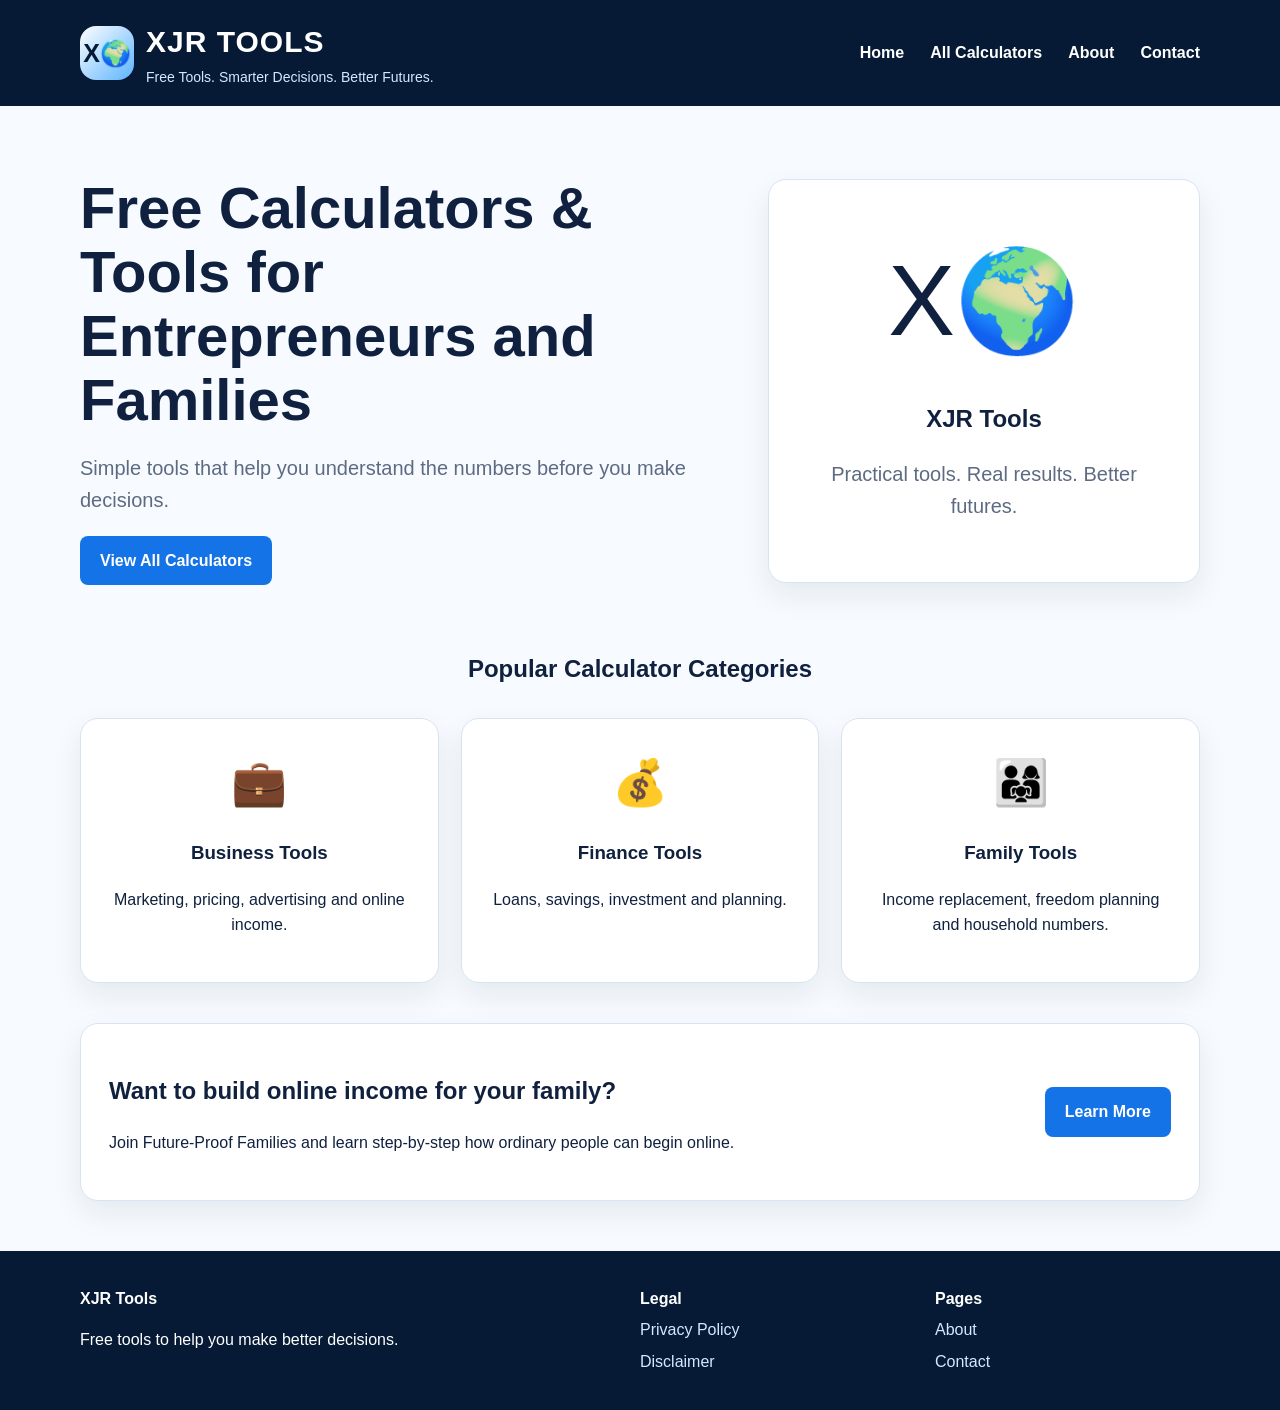
<file: index.html>
<!DOCTYPE html>
<html lang="en">
<head>
  <meta charset="UTF-8" />
  <meta name="viewport" content="width=device-width, initial-scale=1.0" />
  <title>XJR Tools | Free Calculators for Entrepreneurs and Families</title>
  <meta name="description" content="Free practical calculators and tools for entrepreneurs, families, finance, health, and everyday decisions." />
  <link rel="stylesheet" href="css/style.css" />
</head>
<body>
  <header class="site-header">
    <div class="container header-inner">
      <a class="brand" href="index.html">
        <div class="logo-mark">X🌍</div>
        <div>
          <div class="brand-name">XJR Tools</div>
          <div class="brand-line">Free Tools. Smarter Decisions. Better Futures.</div>
        </div>
      </a>
      <nav class="main-nav">
        <a href="index.html">Home</a>
        <a href="all-calculators.html">All Calculators</a>
        <a href="about.html">About</a>
        <a href="contact.html">Contact</a>
      </nav>
    </div>
  </header>

  <main>
    <section class="hero container">
      <div>
        <h1>Free Calculators & Tools for Entrepreneurs and Families</h1>
        <p>Simple tools that help you understand the numbers before you make decisions.</p>
        <a class="button" href="all-calculators.html">View All Calculators</a>
      </div>
      <div class="hero-card">
        <div class="big-logo">X🌍</div>
        <h2>XJR Tools</h2>
        <p>Practical tools. Real results. Better futures.</p>
      </div>
    </section>

    <section class="container">
      <h2 class="section-title">Popular Calculator Categories</h2>
      <div class="card-grid">
        <a class="category-card" href="all-calculators.html#business">
          <span>💼</span><h3>Business Tools</h3><p>Marketing, pricing, advertising and online income.</p>
        </a>
        <a class="category-card" href="all-calculators.html#finance">
          <span>💰</span><h3>Finance Tools</h3><p>Loans, savings, investment and planning.</p>
        </a>
        <a class="category-card" href="all-calculators.html#family">
          <span>👨‍👩‍👧</span><h3>Family Tools</h3><p>Income replacement, freedom planning and household numbers.</p>
        </a>
      </div>
    </section>

    <section class="cta container">
      <div>
        <h2>Want to build online income for your family?</h2>
        <p>Join Future-Proof Families and learn step-by-step how ordinary people can begin online.</p>
      </div>
      <a class="button" href="#">Learn More</a>
    </section>
  </main>

  <footer class="site-footer">
    <div class="container footer-grid">
      <div><strong>XJR Tools</strong><p>Free tools to help you make better decisions.</p></div>
      <div><strong>Legal</strong><a href="privacy-policy.html">Privacy Policy</a><a href="disclaimer.html">Disclaimer</a></div>
      <div><strong>Pages</strong><a href="about.html">About</a><a href="contact.html">Contact</a></div>
    </div>
  </footer>
</body>
</html>
</file>
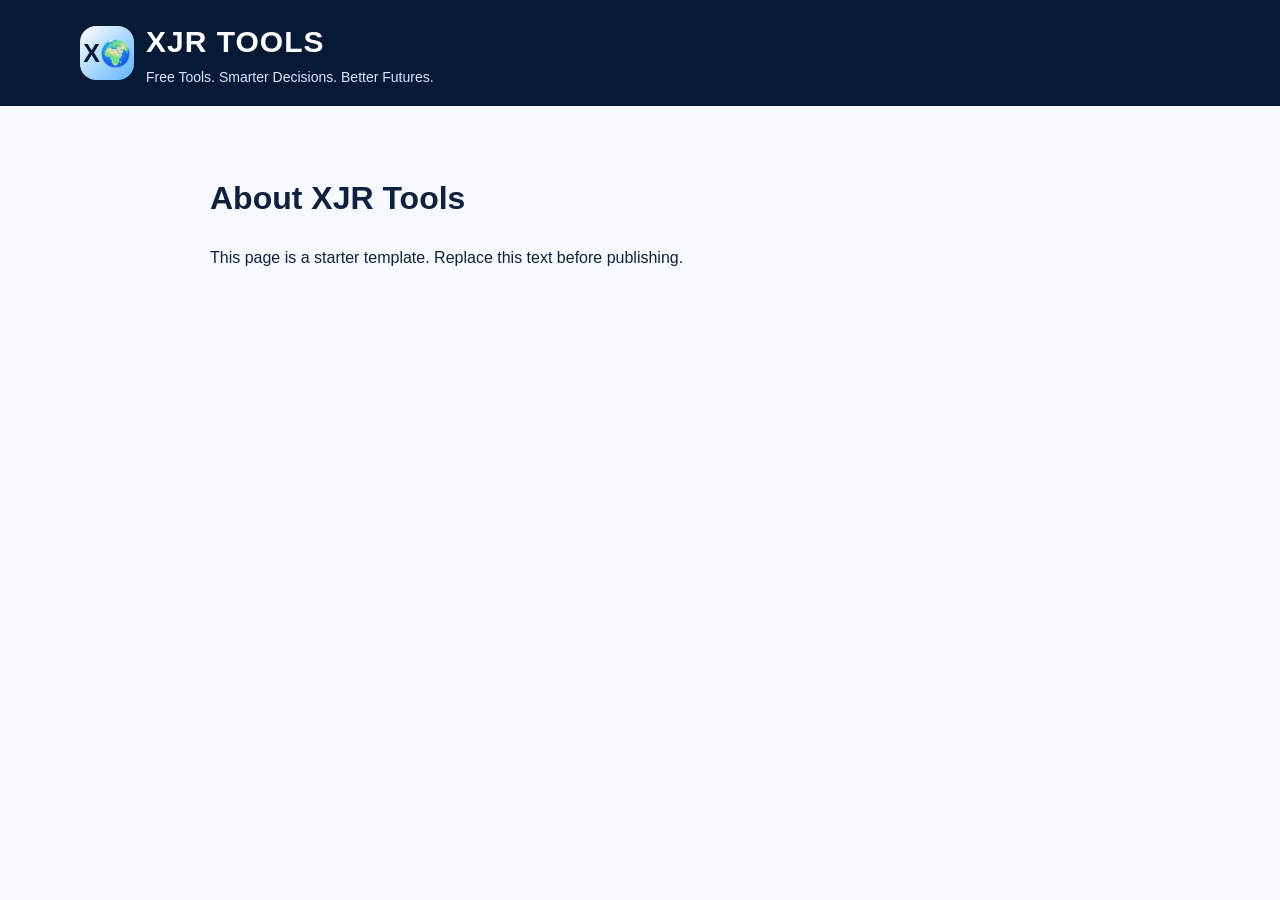
<file: about.html>
<!DOCTYPE html><html lang="en"><head><meta charset="UTF-8"><meta name="viewport" content="width=device-width, initial-scale=1.0"><title>About XJR Tools</title><link rel="stylesheet" href="css/style.css"></head><body><header class="site-header"><div class="container header-inner"><a class="brand" href="index.html"><div class="logo-mark">X🌍</div><div><div class="brand-name">XJR Tools</div><div class="brand-line">Free Tools. Smarter Decisions. Better Futures.</div></div></a></div></header><main class="container page-layout"><h1>About XJR Tools</h1><p>This page is a starter template. Replace this text before publishing.</p></main></body></html>
</file>
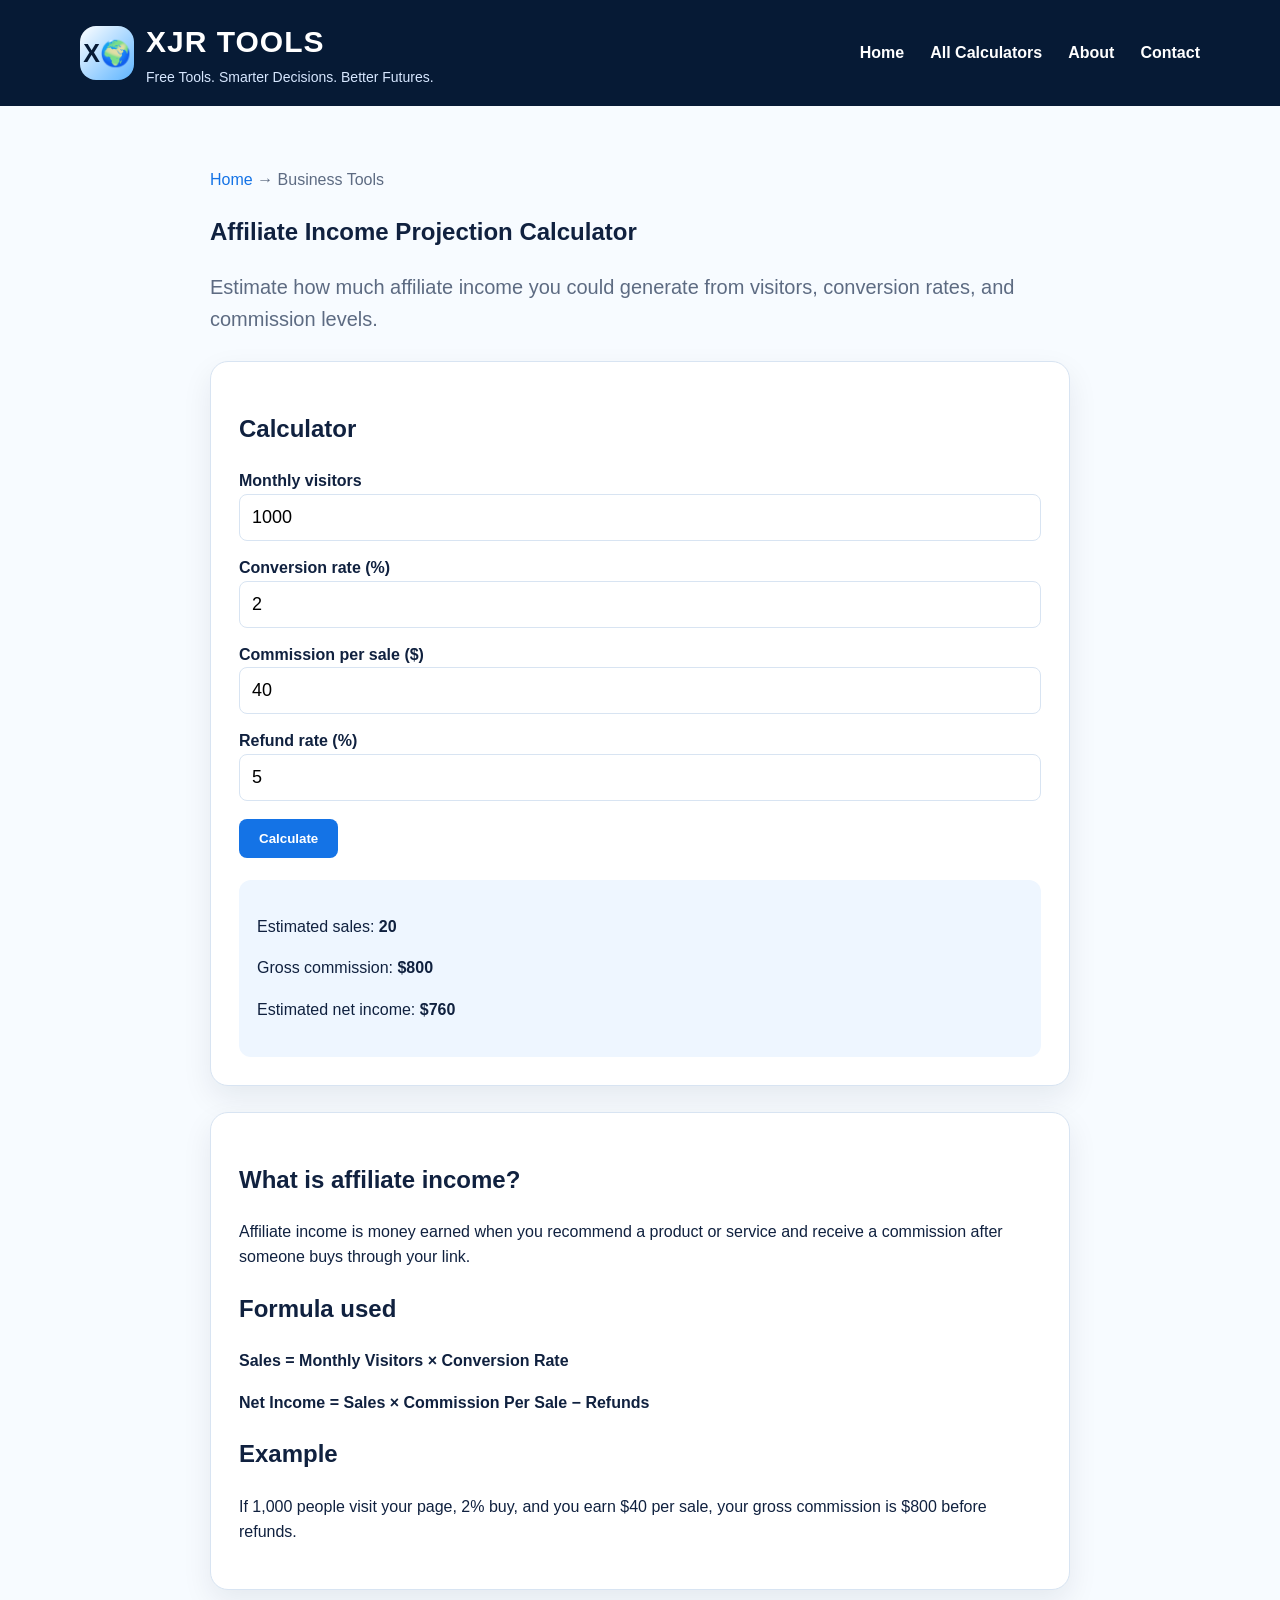
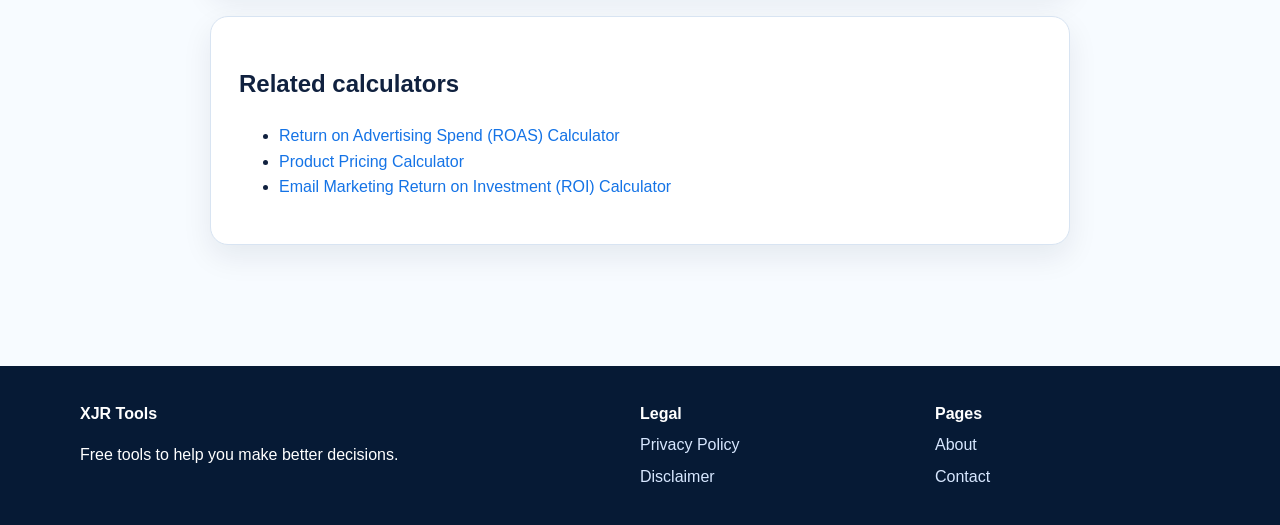
<file: affiliate-income-calculator.html>
<!DOCTYPE html>
<html lang="en">
<head>
  <meta charset="UTF-8" />
  <meta name="viewport" content="width=device-width, initial-scale=1.0" />
  <title>Affiliate Income Projection Calculator | XJR Tools</title>
  <meta name="description" content="Estimate potential affiliate income based on visitors, conversion rate, commission amount and sales volume." />
  <link rel="stylesheet" href="css/style.css" />
</head>
<body>
  <header class="site-header">
    <div class="container header-inner">
      <a class="brand" href="index.html">
        <div class="logo-mark">X🌍</div>
        <div>
          <div class="brand-name">XJR Tools</div>
          <div class="brand-line">Free Tools. Smarter Decisions. Better Futures.</div>
        </div>
      </a>
      <nav class="main-nav">
        <a href="index.html">Home</a>
        <a href="all-calculators.html">All Calculators</a>
        <a href="about.html">About</a>
        <a href="contact.html">Contact</a>
      </nav>
    </div>
  </header>

  <main class="container page-layout">
    <article>
      <p class="breadcrumb"><a href="index.html">Home</a> → Business Tools</p>
      <h1>Affiliate Income Projection Calculator</h1>
      <p class="intro">Estimate how much affiliate income you could generate from visitors, conversion rates, and commission levels.</p>

      <section class="calculator-box">
        <h2>Calculator</h2>

        <label>Monthly visitors</label>
        <input type="number" id="visitors" value="1000" />

        <label>Conversion rate (%)</label>
        <input type="number" id="conversionRate" value="2" step="0.1" />

        <label>Commission per sale ($)</label>
        <input type="number" id="commission" value="40" />

        <label>Refund rate (%)</label>
        <input type="number" id="refundRate" value="5" step="0.1" />

        <button onclick="calculateAffiliate()">Calculate</button>

        <div class="result-box">
          <p>Estimated sales: <strong id="sales">20</strong></p>
          <p>Gross commission: <strong id="gross">$800</strong></p>
          <p>Estimated net income: <strong id="net">$760</strong></p>
        </div>
      </section>

      <section class="content-section">
        <h2>What is affiliate income?</h2>
        <p>Affiliate income is money earned when you recommend a product or service and receive a commission after someone buys through your link.</p>

        <h2>Formula used</h2>
        <p><strong>Sales = Monthly Visitors × Conversion Rate</strong></p>
        <p><strong>Net Income = Sales × Commission Per Sale − Refunds</strong></p>

        <h2>Example</h2>
        <p>If 1,000 people visit your page, 2% buy, and you earn $40 per sale, your gross commission is $800 before refunds.</p>
      </section>

      <section class="related-tools">
        <h2>Related calculators</h2>
        <ul>
          <li><a href="return-on-advertising-spend-calculator.html">Return on Advertising Spend (ROAS) Calculator</a></li>
          <li><a href="product-pricing-calculator.html">Product Pricing Calculator</a></li>
          <li><a href="email-marketing-return-on-investment-calculator.html">Email Marketing Return on Investment (ROI) Calculator</a></li>
        </ul>
      </section>
    </article>
  </main>

  <footer class="site-footer">
    <div class="container footer-grid">
      <div><strong>XJR Tools</strong><p>Free tools to help you make better decisions.</p></div>
      <div><strong>Legal</strong><a href="privacy-policy.html">Privacy Policy</a><a href="disclaimer.html">Disclaimer</a></div>
      <div><strong>Pages</strong><a href="about.html">About</a><a href="contact.html">Contact</a></div>
    </div>
  </footer>

  <script src="js/calculators.js"></script>
</body>
</html>
</file>
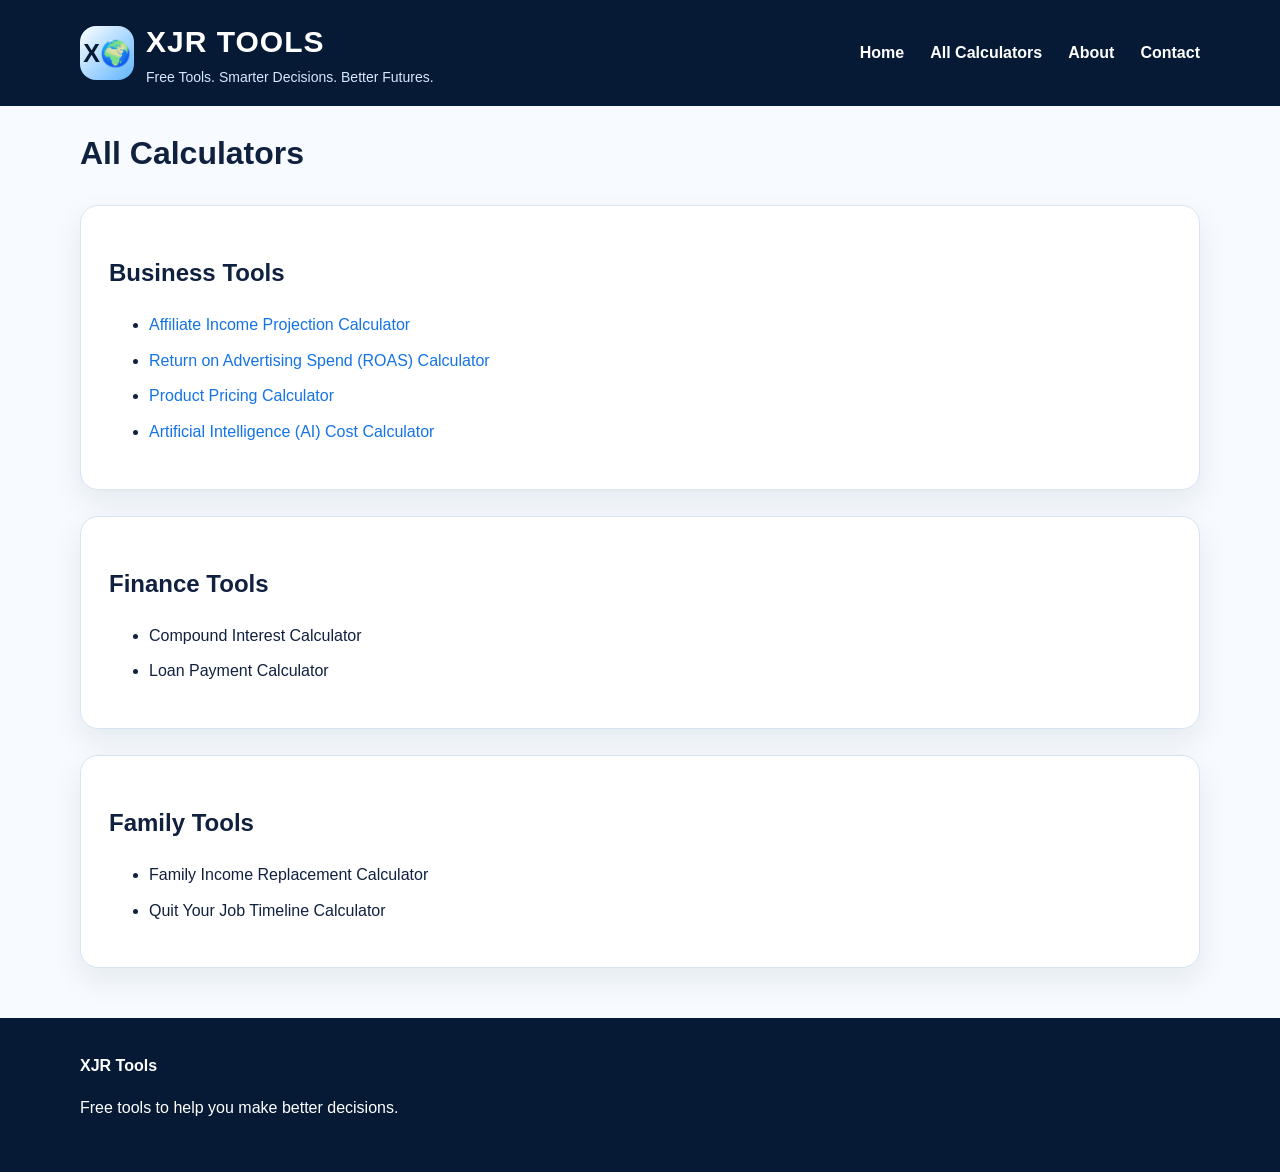
<file: all-calculators.html>
<!DOCTYPE html>
<html lang="en">
<head>
  <meta charset="UTF-8" />
  <meta name="viewport" content="width=device-width, initial-scale=1.0" />
  <title>All Calculators | XJR Tools</title>
  <link rel="stylesheet" href="css/style.css" />
</head>
<body>
<header class="site-header"><div class="container header-inner"><a class="brand" href="index.html"><div class="logo-mark">X🌍</div><div><div class="brand-name">XJR Tools</div><div class="brand-line">Free Tools. Smarter Decisions. Better Futures.</div></div></a><nav class="main-nav"><a href="index.html">Home</a><a href="all-calculators.html">All Calculators</a><a href="about.html">About</a><a href="contact.html">Contact</a></nav></div></header>
<main class="container">
<h1>All Calculators</h1>
<section id="business" class="content-section">
<h2>Business Tools</h2>
<ul class="tool-list">
<li><a href="affiliate-income-calculator.html">Affiliate Income Projection Calculator</a></li>
<li><a href="return-on-advertising-spend-calculator.html">Return on Advertising Spend (ROAS) Calculator</a></li>
<li><a href="product-pricing-calculator.html">Product Pricing Calculator</a></li>
<li><a href="artificial-intelligence-cost-calculator.html">Artificial Intelligence (AI) Cost Calculator</a></li>
</ul>
</section>
<section id="finance" class="content-section"><h2>Finance Tools</h2><ul class="tool-list"><li>Compound Interest Calculator</li><li>Loan Payment Calculator</li></ul></section>
<section id="family" class="content-section"><h2>Family Tools</h2><ul class="tool-list"><li>Family Income Replacement Calculator</li><li>Quit Your Job Timeline Calculator</li></ul></section>
</main>
<footer class="site-footer"><div class="container footer-grid"><div><strong>XJR Tools</strong><p>Free tools to help you make better decisions.</p></div></div></footer>
</body>
</html>
</file>
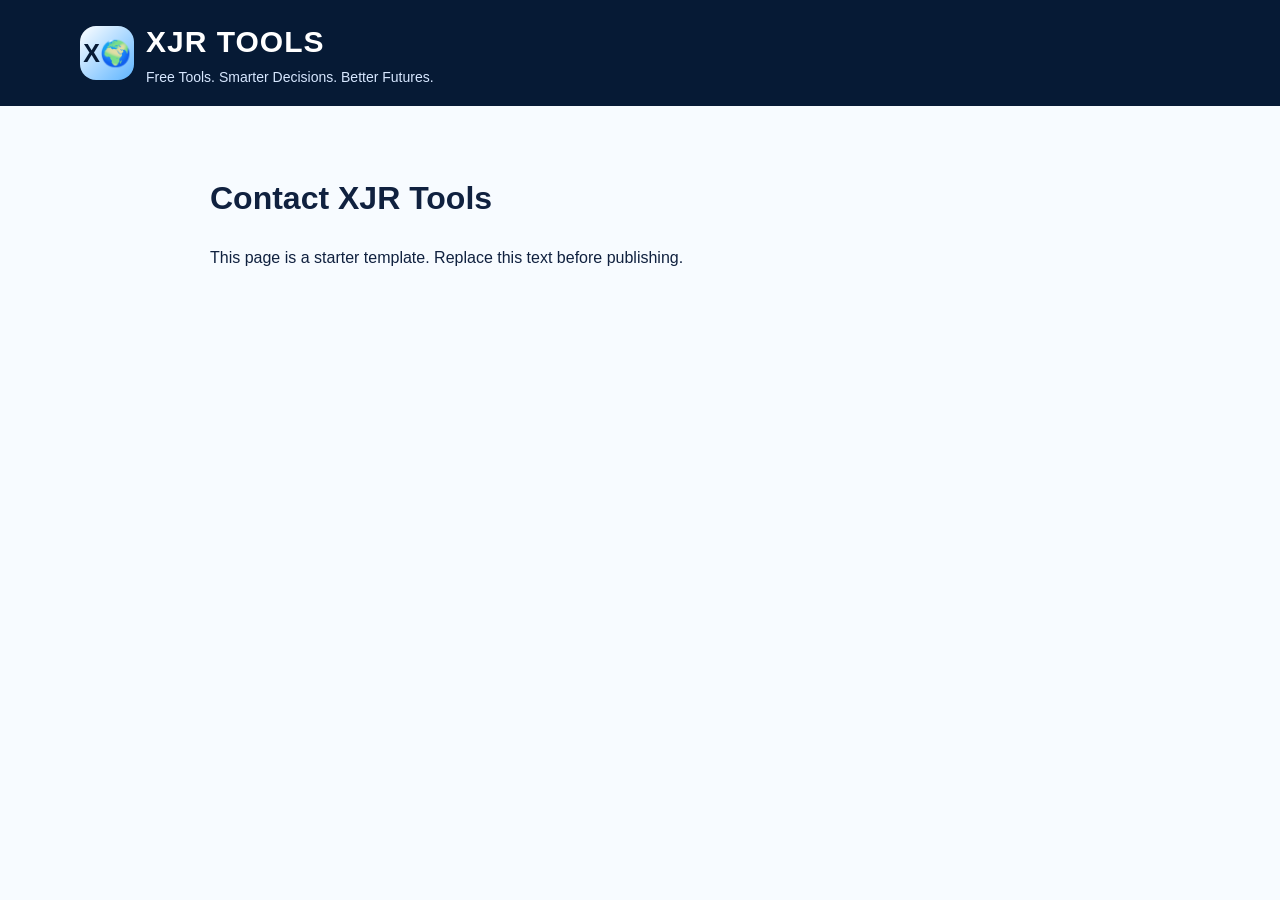
<file: contact.html>
<!DOCTYPE html><html lang="en"><head><meta charset="UTF-8"><meta name="viewport" content="width=device-width, initial-scale=1.0"><title>Contact XJR Tools</title><link rel="stylesheet" href="css/style.css"></head><body><header class="site-header"><div class="container header-inner"><a class="brand" href="index.html"><div class="logo-mark">X🌍</div><div><div class="brand-name">XJR Tools</div><div class="brand-line">Free Tools. Smarter Decisions. Better Futures.</div></div></a></div></header><main class="container page-layout"><h1>Contact XJR Tools</h1><p>This page is a starter template. Replace this text before publishing.</p></main></body></html>
</file>
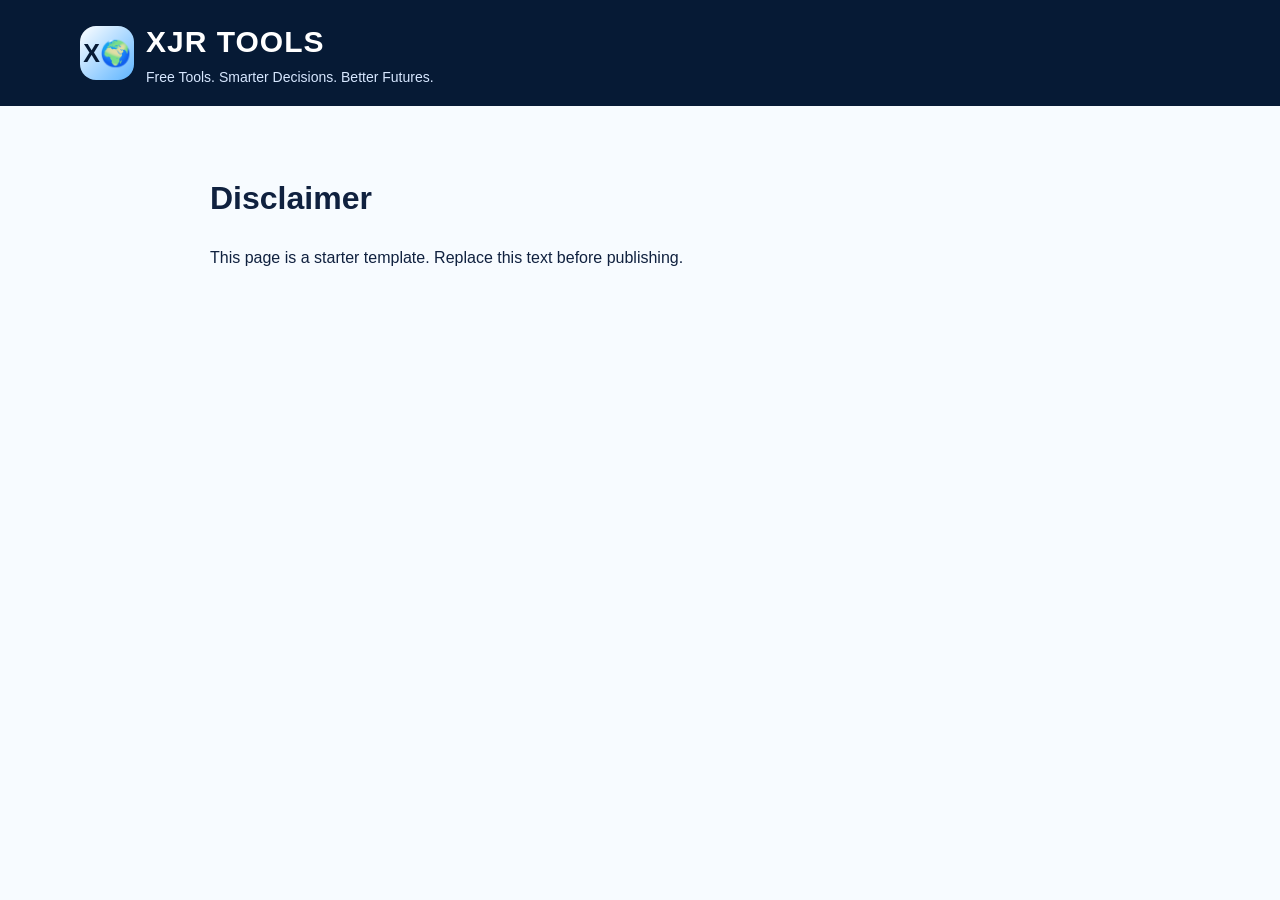
<file: disclaimer.html>
<!DOCTYPE html><html lang="en"><head><meta charset="UTF-8"><meta name="viewport" content="width=device-width, initial-scale=1.0"><title>Disclaimer</title><link rel="stylesheet" href="css/style.css"></head><body><header class="site-header"><div class="container header-inner"><a class="brand" href="index.html"><div class="logo-mark">X🌍</div><div><div class="brand-name">XJR Tools</div><div class="brand-line">Free Tools. Smarter Decisions. Better Futures.</div></div></a></div></header><main class="container page-layout"><h1>Disclaimer</h1><p>This page is a starter template. Replace this text before publishing.</p></main></body></html>
</file>
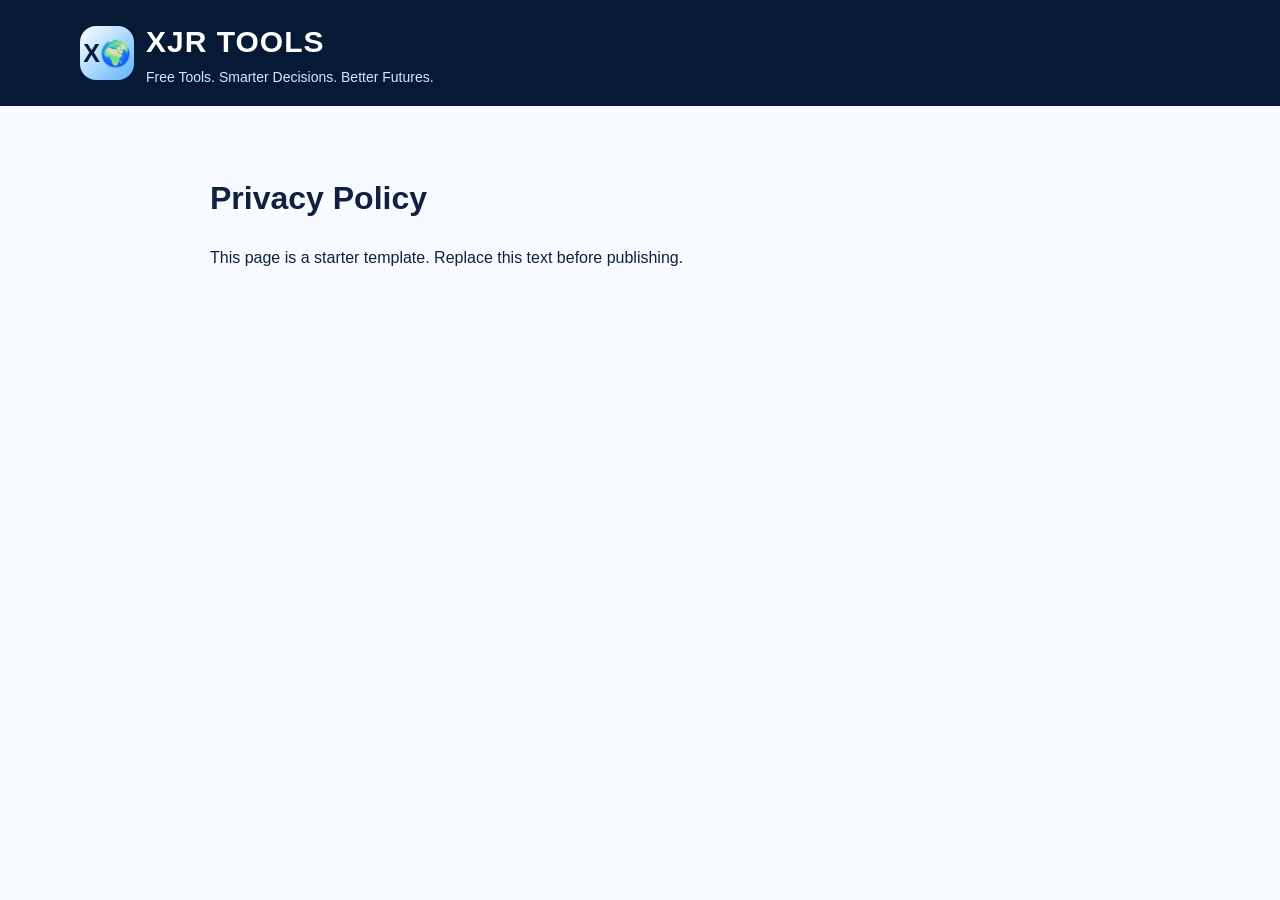
<file: privacy-policy.html>
<!DOCTYPE html><html lang="en"><head><meta charset="UTF-8"><meta name="viewport" content="width=device-width, initial-scale=1.0"><title>Privacy Policy</title><link rel="stylesheet" href="css/style.css"></head><body><header class="site-header"><div class="container header-inner"><a class="brand" href="index.html"><div class="logo-mark">X🌍</div><div><div class="brand-name">XJR Tools</div><div class="brand-line">Free Tools. Smarter Decisions. Better Futures.</div></div></a></div></header><main class="container page-layout"><h1>Privacy Policy</h1><p>This page is a starter template. Replace this text before publishing.</p></main></body></html>
</file>
<file: css/style.css>
* { box-sizing: border-box; }

:root {
  --navy: #061a35;
  --blue: #1473e6;
  --light-blue: #eef6ff;
  --text: #10213f;
  --muted: #5d6b82;
  --border: #d8e4f2;
  --white: #ffffff;
}

body {
  margin: 0;
  font-family: Arial, Helvetica, sans-serif;
  color: var(--text);
  background: #f7fbff;
  line-height: 1.6;
}

a { color: var(--blue); text-decoration: none; }
a:hover { text-decoration: underline; }

.container {
  width: min(1120px, 92%);
  margin: 0 auto;
}

.site-header {
  background: var(--navy);
  color: var(--white);
  padding: 18px 0;
}

.header-inner {
  display: flex;
  justify-content: space-between;
  gap: 24px;
  align-items: center;
}

.brand {
  display: flex;
  gap: 12px;
  align-items: center;
  color: var(--white);
}

.logo-mark {
  width: 54px;
  height: 54px;
  border-radius: 16px;
  background: linear-gradient(135deg, #ffffff, #5db4ff);
  color: var(--navy);
  display: grid;
  place-items: center;
  font-size: 25px;
  font-weight: 800;
}

.brand-name {
  font-size: 30px;
  font-weight: 800;
  letter-spacing: 1px;
  text-transform: uppercase;
}

.brand-line {
  font-size: 14px;
  color: #d7e7ff;
}

.main-nav {
  display: flex;
  gap: 26px;
  flex-wrap: wrap;
}

.main-nav a {
  color: var(--white);
  font-weight: 700;
}

.hero {
  display: grid;
  grid-template-columns: 1.2fr 0.8fr;
  gap: 40px;
  align-items: center;
  padding: 70px 0 45px;
}

.hero h1 {
  font-size: clamp(36px, 5vw, 58px);
  line-height: 1.1;
  margin: 0 0 18px;
}

.hero p, .intro {
  font-size: 20px;
  color: var(--muted);
}

.button, button {
  display: inline-block;
  border: 0;
  background: var(--blue);
  color: white;
  padding: 12px 20px;
  border-radius: 8px;
  font-weight: 800;
  cursor: pointer;
}

.hero-card, .calculator-box, .content-section, .related-tools, .cta, .category-card {
  background: var(--white);
  border: 1px solid var(--border);
  border-radius: 18px;
  box-shadow: 0 12px 30px rgba(6, 26, 53, 0.08);
}

.hero-card {
  padding: 40px;
  text-align: center;
}

.big-logo { font-size: 100px; }

.section-title { text-align: center; }

.card-grid {
  display: grid;
  grid-template-columns: repeat(3, 1fr);
  gap: 22px;
  margin: 30px 0;
}

.category-card {
  padding: 28px;
  text-align: center;
  color: var(--text);
}

.category-card span { font-size: 45px; }

.cta {
  margin: 40px auto;
  padding: 28px;
  display: flex;
  justify-content: space-between;
  gap: 20px;
  align-items: center;
}

.page-layout {
  padding: 45px 0;
  max-width: 860px;
}

.breadcrumb {
  color: var(--muted);
}

.calculator-box, .content-section, .related-tools {
  padding: 28px;
  margin: 26px 0;
}

.calculator-box label {
  display: block;
  margin-top: 14px;
  font-weight: 700;
}

.calculator-box input {
  width: 100%;
  padding: 12px;
  border: 1px solid var(--border);
  border-radius: 8px;
  font-size: 18px;
}

.calculator-box button {
  margin-top: 18px;
}

.result-box {
  background: var(--light-blue);
  border-radius: 12px;
  padding: 18px;
  margin-top: 22px;
}

.tool-list li {
  margin: 10px 0;
}

.site-footer {
  background: var(--navy);
  color: white;
  padding: 35px 0;
  margin-top: 50px;
}

.footer-grid {
  display: grid;
  grid-template-columns: 2fr 1fr 1fr;
  gap: 30px;
}

.site-footer a {
  display: block;
  color: #d7e7ff;
  margin-top: 6px;
}

@media (max-width: 800px) {
  .header-inner, .hero, .cta, .footer-grid {
    grid-template-columns: 1fr;
    display: grid;
  }

  .main-nav {
    gap: 14px;
  }

  .card-grid {
    grid-template-columns: 1fr;
  }
}
</file>
